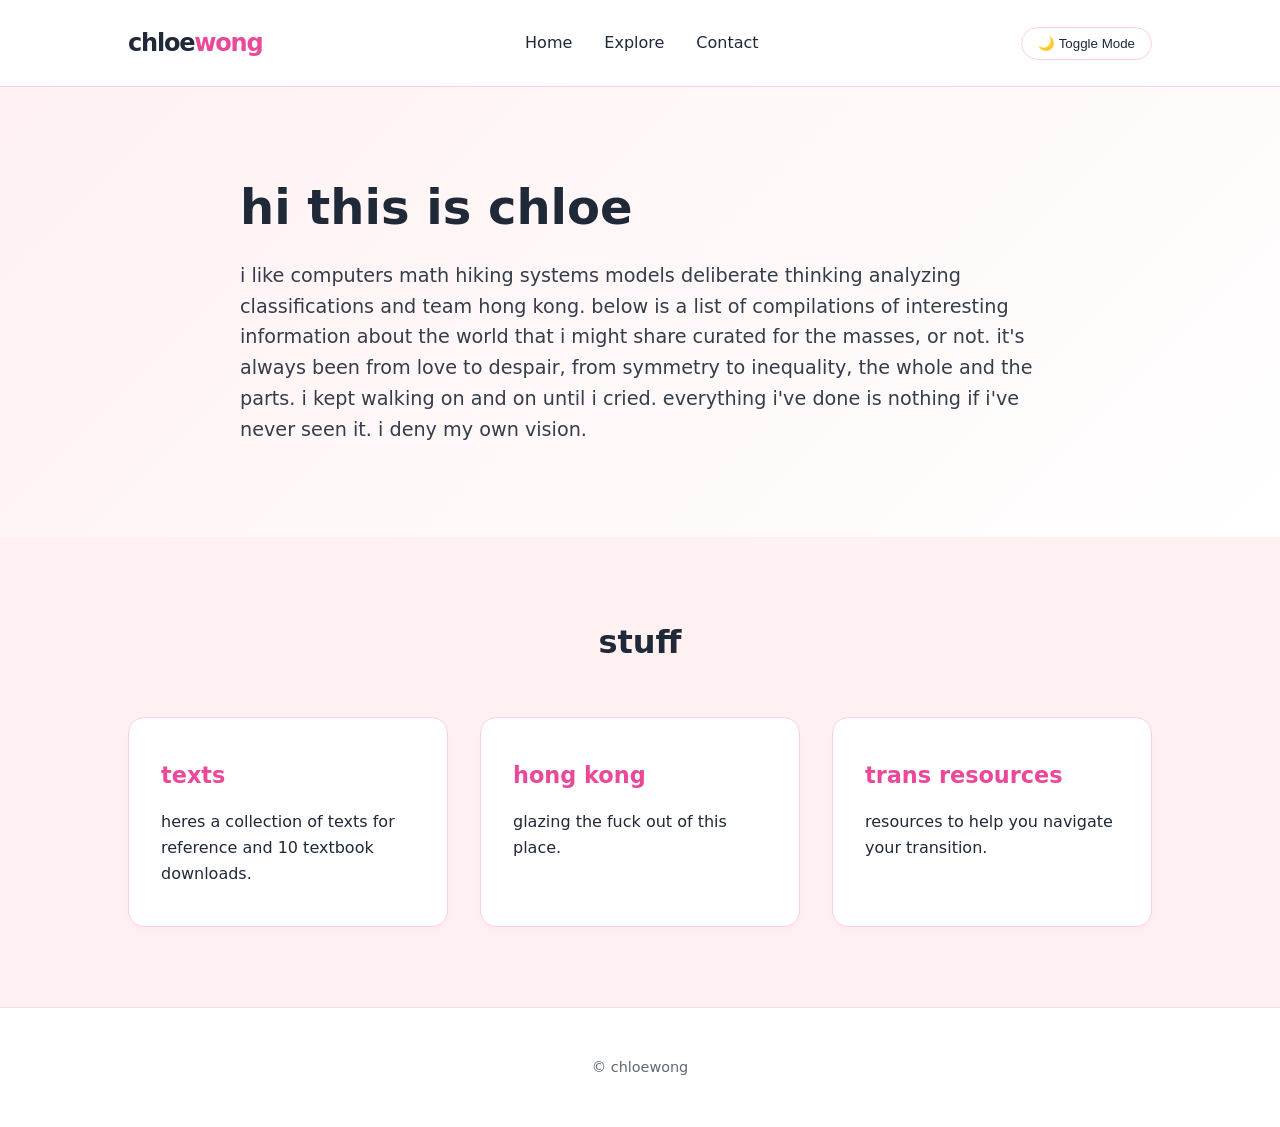
<file: index.html>
<!DOCTYPE html>
<html lang="en">
<head>
    <meta charset="UTF-8">
    <meta name="viewport" content="width=device-width, initial-scale=1.0">
    <title>Chloe's Space</title>
    <link rel="stylesheet" href="styles.css">
</head>
<body>

    <!-- Navigation Bar -->
    <header class="navbar">
        <div class="logo">chloe<span>wong</span></div>
        <nav>
            <ul class="nav-links">
                <li><a href="#hero">Home</a></li>
                <li><a href="#features">Explore</a></li>
                <li><a href="contact.html">Contact</a></li>
            </ul>
        </nav>
        <button id="theme-toggle" class="btn-toggle">🌙 Toggle Mode</button>
    </header>

    <!-- Hero Section -->
    <section id="hero" class="hero-section">
        <div class="hero-content">
            <h1>hi this is chloe</h1>
            <p>i like computers math hiking systems models deliberate thinking analyzing classifications and team hong kong. 
                below is a list of compilations of interesting information about the world that i might share curated for the masses, or not.
                it's always been from love to despair, from symmetry to inequality, the whole and the parts. i kept walking on and on until i cried.
                everything i've done is nothing if i've never seen it. i deny my own vision.
            </p>
        </div>
    </section>

    <!-- Features / Explore Section -->
    <section id="features" class="features-section">
        <h2>stuff</h2>
        <div class="grid">
            <!-- Texts Card -->
            <a href="texts.html" class="card-link">
                <div class="card">
                    <h3>texts</h3>
                    <p>heres a collection of texts for reference and 10 textbook downloads.</p>
                </div>
            </a>
            
            <!-- Hong Kong Card -->
            <a href="hongkong.html" class="card-link">
                <div class="card">
                    <h3>hong kong</h3>
                    <p>glazing the fuck out of this place.</p>
                </div>
            </a>
            
            <!-- Trans Resources Card -->
            <a href="trans.html" class="card-link">
                <div class="card">
                    <h3>trans resources</h3>
                    <p>resources to help you navigate your transition.
                    </p>
                </div>
            </a>
        </div>
    </section>

    <!-- Footer -->
    <footer class="footer">
        <p>&copy; chloewong</p>
    </footer>

    <script src="script.js"></script>
</body>
</html>
</file>
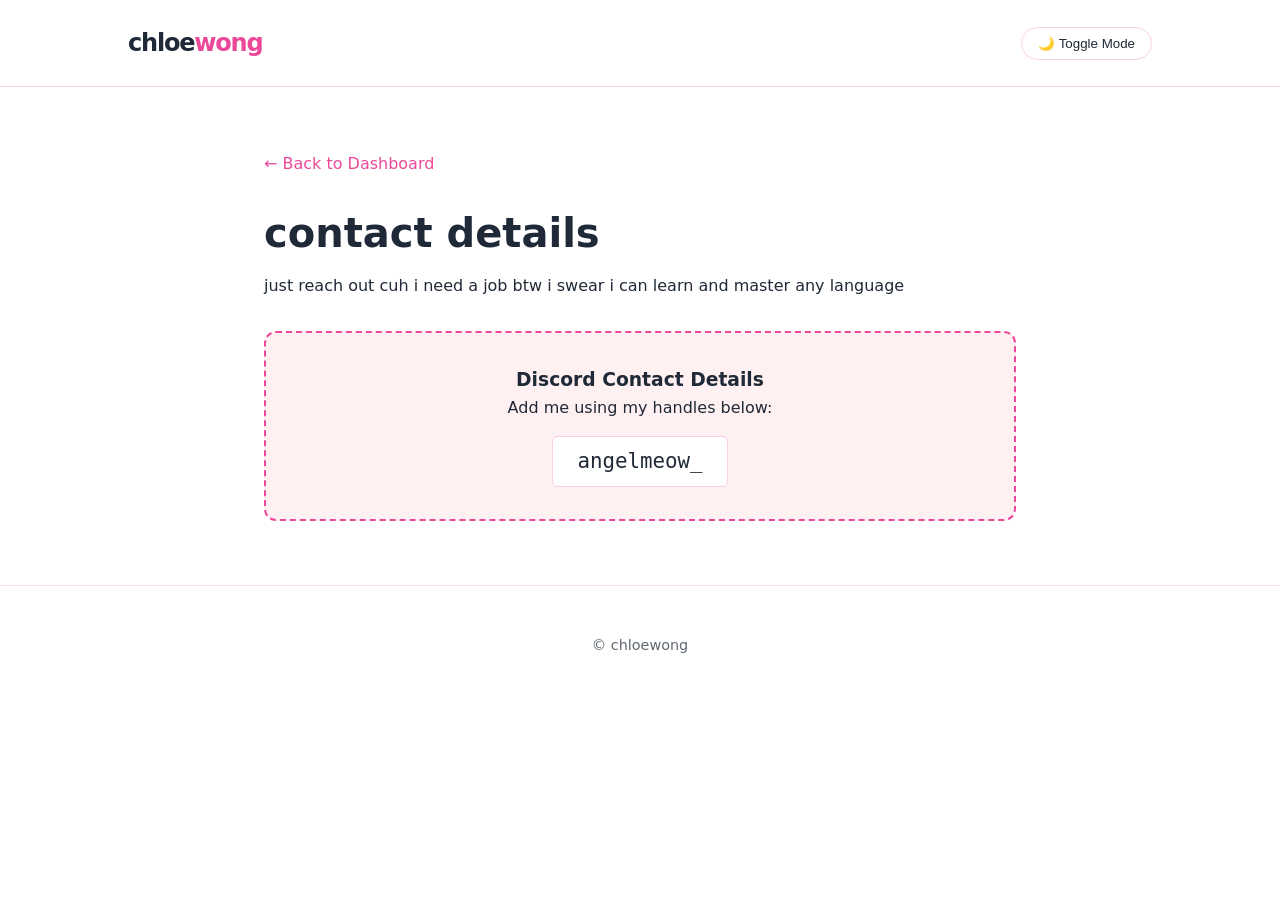
<file: contact.html>
<!DOCTYPE html>
<html lang="en">
<head>
    <meta charset="UTF-8">
    <meta name="viewport" content="width=device-width, initial-scale=1.0">
    <title>Contact Chloe</title>
    <link rel="stylesheet" href="styles.css">
</head>
<body>
    <header class="navbar">
        <div class="logo">chloe<span>wong</span></div>
        <button id="theme-toggle" class="btn-toggle">🌙 Toggle Mode</button>
    </header>

    <main class="blog-container">
        <a href="index.html" class="back-home">← Back to Dashboard</a>
        
        <article class="blog-post">
            <h1>contact details</h1>
            <p>just reach out cuh i need a job btw i swear i can learn and master any language</p>
            
            <div class="discord-box">
                <h3>Discord Contact Details</h3>
                <p>Add me using my handles below:</p>
                <div class="discord-tag">angelmeow_</div>
            </div>
        </article>
    </main>

    <footer class="footer">
        <p>&copy; chloewong</p>
    </footer>

    <script src="script.js"></script>
</body>
</html>
</file>
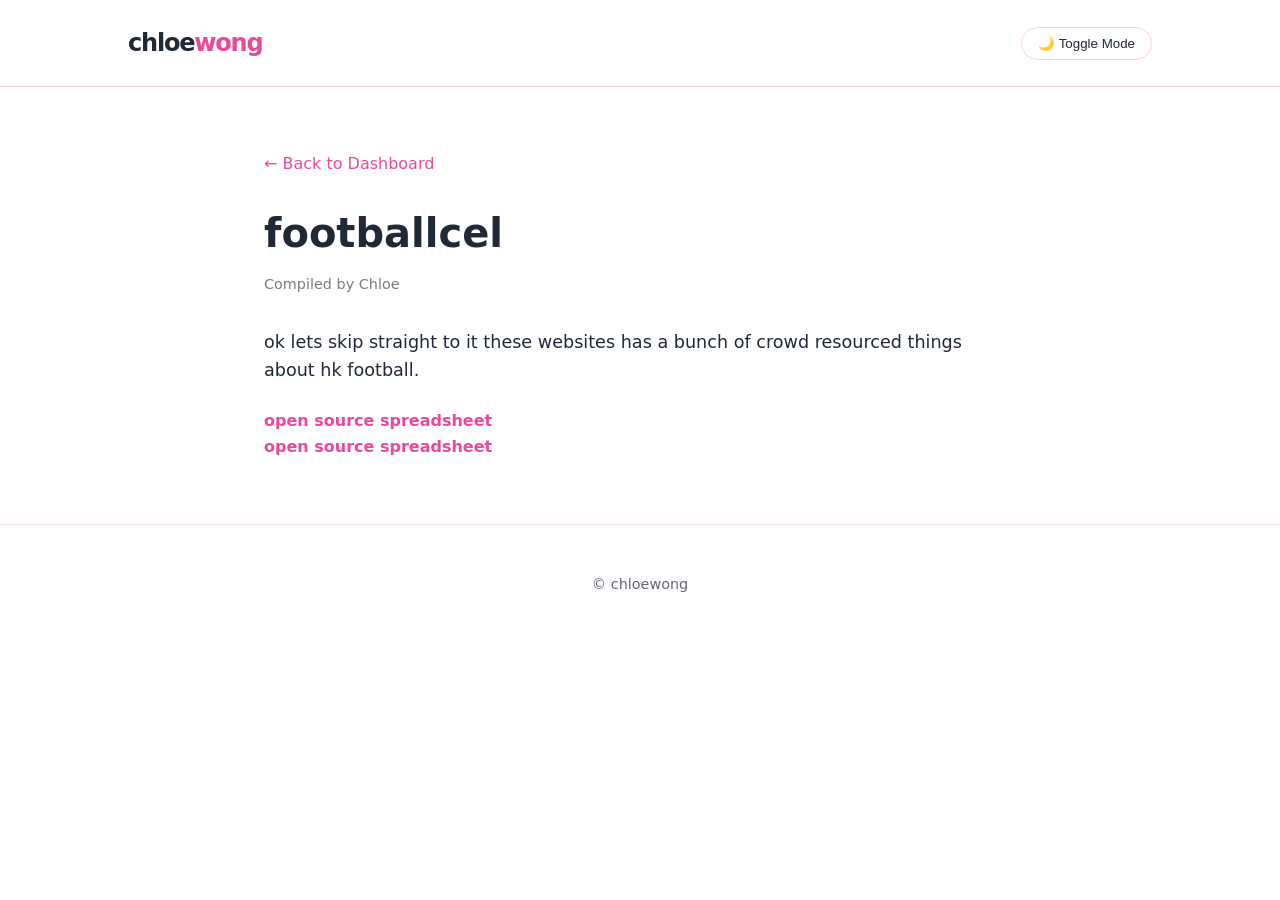
<file: hongkong.html>
<!DOCTYPE html>
<html lang="en">
<head>
    <meta charset="UTF-8">
    <meta name="viewport" content="width=device-width, initial-scale=1.0">
    <title>Hong Kong Analysis</title>
    <link rel="stylesheet" href="styles.css">
</head>
<body>
    <header class="navbar">
        <div class="logo">chloe<span>wong</span></div>
        <button id="theme-toggle" class="btn-toggle">🌙 Toggle Mode</button>
    </header>

    <main class="blog-container">
        <a href="index.html" class="back-home">← Back to Dashboard</a>
        
        <article class="blog-post">
            <h1>footballcel</h1>
            <p class="blog-meta">Compiled by Chloe</p>
            
            <div class="blog-content">
                <p> ok lets skip straight to it these websites has a bunch of crowd resourced things about hk football.
                <ul class="resource-list">
                <a href="https://docs.google.com/spreadsheets/d/1hMC5qLN6m2vd26aMSXmDuirUsL2zqTd3HtWgls8Q7aE/edit?pli=1&gid=429443472#gid=429443472" target="_blank" rel="noopener noreferrer">open source spreadsheet</a>
                </ul>
                   <ul class="resource-list">
                <a href=" https://docs.google.com/spreadsheets/d/1VwtU-chcRi2xa4w9LtG120YBKl4tKUIhbkGub664wLw/edit?gid=275741532#gid=275741532" target="_blank" rel="noopener noreferrer">open source spreadsheet </a> 
                </ul>
                               

                </p>
            </div>
        </article>
    </main>

    <footer class="footer">
        <p>&copy; chloewong</p>
    </footer>

    <script src="script.js"></script>
</body>
</html>
</file>
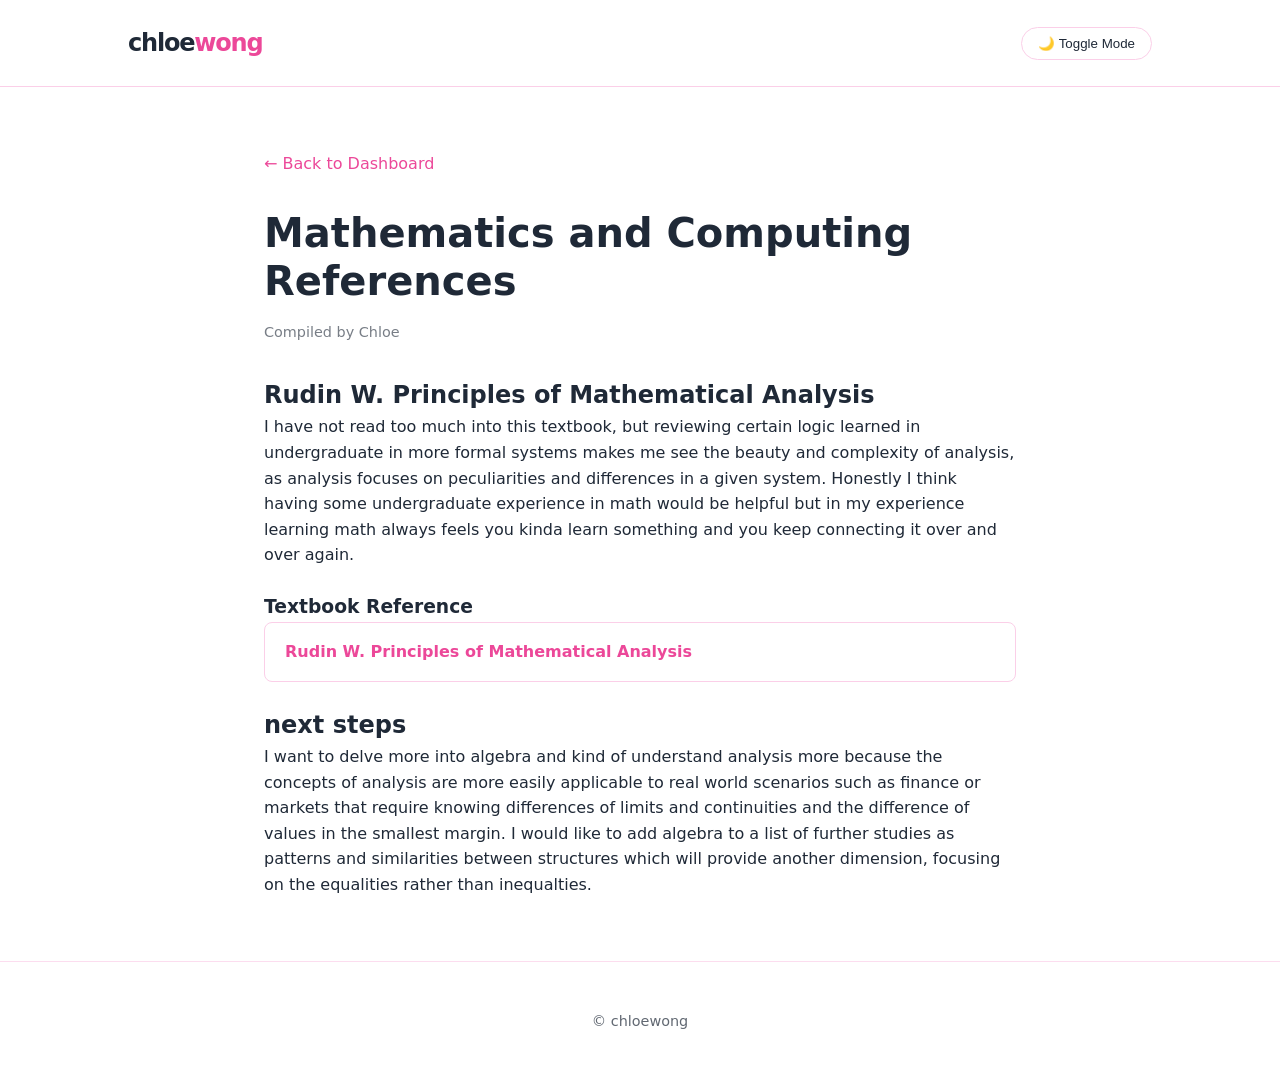
<file: texts.html>
<!DOCTYPE html>
<html lang="en">
<head>
    <meta charset="UTF-8">
    <meta name="viewport" content="width=device-width, initial-scale=1.0">
    <title>Texts & Reference Library</title>
    <link rel="stylesheet" href="styles.css">
</head>
<body>
    <header class="navbar">
        <div class="logo">chloe<span>wong</span></div>
        <button id="theme-toggle" class="btn-toggle">🌙 Toggle Mode</button>
    </header>

    <main class="blog-container">
        <a href="index.html" class="back-home">← Back to Dashboard</a>
        
        <article class="blog-post">
            <h1>Mathematics and Computing References</h1>
            <p class="blog-meta">Compiled by Chloe</p>
            
            <div class="blog-content">
                <p>
                    <h2>Rudin W. Principles of Mathematical Analysis </h2>
                    I have not read too much into this textbook, but reviewing certain logic learned in undergraduate in more formal systems makes me see the beauty and 
                    complexity of analysis, as analysis focuses on peculiarities and differences in a given system. Honestly I think having some undergraduate experience in math would
                    be helpful but in my experience learning math always feels you kinda learn something and you keep connecting it over and over again. 
                </p>
            
                
                <h3>Textbook Reference</h3>
                                   <ul class="resource-list">
                <li><a href="Rudin W. Principles of Mathematical Analysis 3ed.pdf" target="_blank" rel="noopener noreferrer">Rudin W. Principles of Mathematical Analysis </a></li> 
                </ul>
            </div>

            <div class="blog-content">
                <p>
                    <h2>next steps </h2>
                    I want to delve more into algebra and kind of understand analysis more because the concepts of analysis are more easily applicable to real world scenarios 
                    such as finance or markets that require knowing differences of limits and continuities and the difference of values in the smallest margin. I would like to add algebra
                    to a list of further studies as patterns and similarities between structures which will provide another dimension, focusing on the equalities rather than inequalties.
                </p>
            
            
                </ul>
            </div>
        </article>

        

        
    </main>

    <footer class="footer">
        <p>&copy; chloewong</p>
    </footer>

    <script src="script.js"></script>
</body>
</html>
</file>
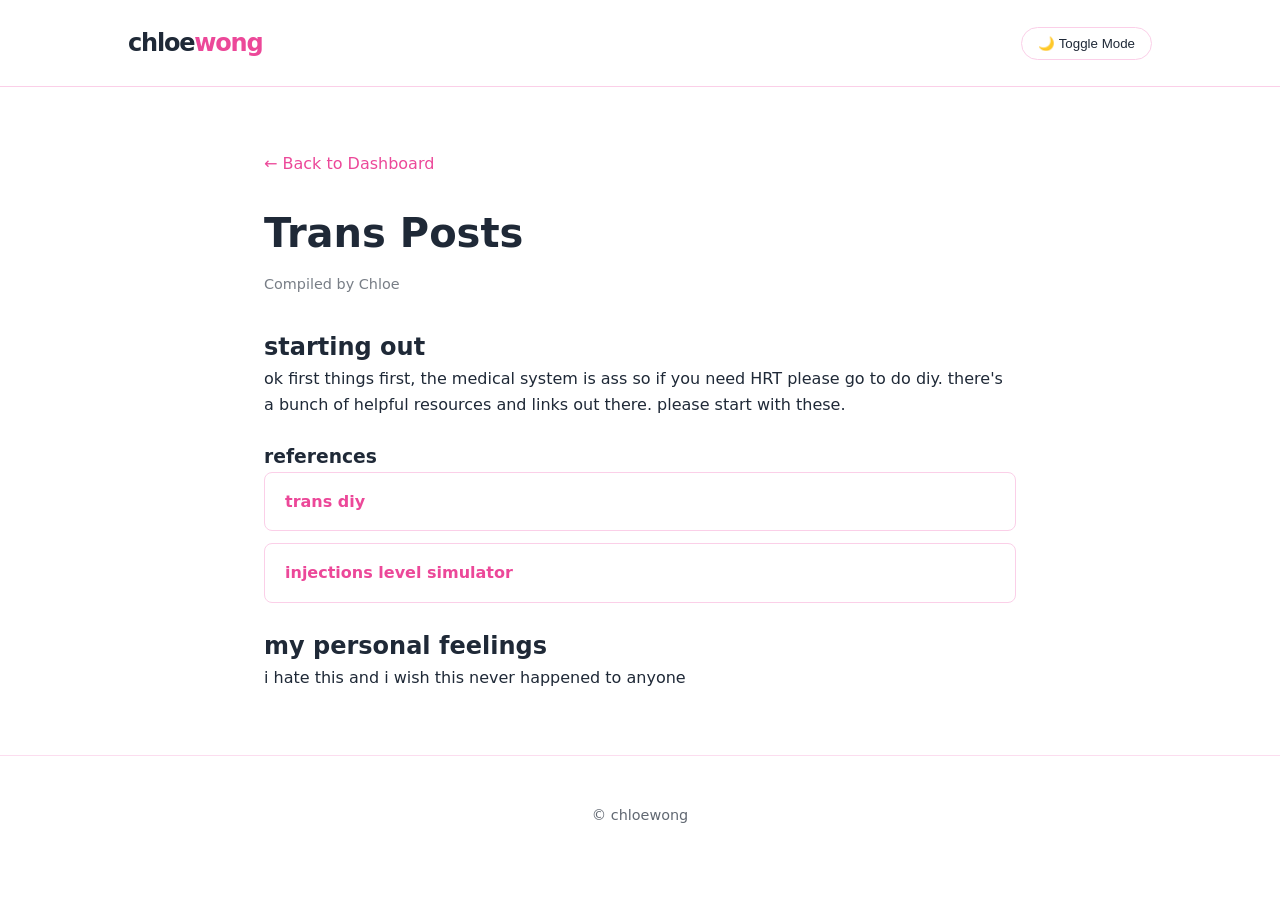
<file: trans.html>
<!DOCTYPE html>
<html lang="en">
<head>
    <meta charset="UTF-8">
    <meta name="viewport" content="width=device-width, initial-scale=1.0">
    <title>Trans References</title>
    <link rel="stylesheet" href="styles.css">
</head>
<body>
    <header class="navbar">
        <div class="logo">chloe<span>wong</span></div>
        <button id="theme-toggle" class="btn-toggle">🌙 Toggle Mode</button>
    </header>

    <main class="blog-container">
        <a href="index.html" class="back-home">← Back to Dashboard</a>
        
        <article class="blog-post">
            <h1>Trans Posts</h1>
            <p class="blog-meta">Compiled by Chloe</p>
            
            <div class="blog-content">
                <p>
                    <h2>starting out </h2>
                    ok first things first, the medical system is ass so if you need HRT please go to do diy. there's a bunch of helpful resources and links out there. please start with these.

                </p>
            
                
                <h3>references</h3>
            <ul class="resource-list">
                <li><a href="https://diyhrt.info/" target="_blank" rel="noopener noreferrer">trans diy</a></li>
                <li><a href="https://estrannai.se/" target="_blank" rel="noopener noreferrer">injections level simulator</a></li>
                </ul>

            <div class="blog-content">
                <p>
                    <h2>my personal feelings </h2>
                    i hate this and i wish this never happened to anyone
                </p>
            
            
                </ul>
            </div>
        </article>

        

        
    </main>

    <footer class="footer">
        <p>&copy; chloewong</p>
    </footer>

    <script src="script.js"></script>
</body>
</html>
</file>
<file: styles.css>
/* Custom variables for Pink theme management */
:root {
    --bg-primary: #ffffff;
    --bg-secondary: #fff1f2; /* Light soft pink tint */
    --text-color: #1f2937;
    --accent-color: #ec4899; /* Vibrant Pink */
    --accent-hover: #db2777;
    --card-bg: #ffffff;
    --border-color: #fbcfe8; /* Soft pink border */
}

[data-theme="dark"] {
    --bg-primary: #1c0510; /* Very dark magenta/pink black */
    --bg-secondary: #2d0b1e;
    --text-color: #fce7f3;
    --accent-color: #f43f5e; /* Rose highlight */
    --accent-hover: #fb7185;
    --card-bg: #2d0b1e;
    --border-color: #4c1d37;
}

/* Global resets */
* {
    margin: 0;
    padding: 0;
    box-sizing: border-box;
}

html {
    scroll-behavior: smooth;
    font-family: system-ui, -apple-system, sans-serif;
}

body {
    background-color: var(--bg-primary);
    color: var(--text-color);
    transition: background-color 0.3s, color 0.3s;
    line-height: 1.6;
}

/* Navbar */
.navbar {
    display: flex;
    justify-content: space-between;
    align-items: center;
    padding: 1.5rem 10%;
    background-color: var(--bg-primary);
    border-bottom: 1px solid var(--border-color);
    position: sticky;
    top: 0;
    z-index: 100;
}

.logo {
    font-size: 1.5rem;
    font-weight: 700;
    letter-spacing: -0.05em;
}

.logo span {
    color: var(--accent-color);
}

.nav-links {
    display: flex;
    list-style: none;
    gap: 2rem;
}

.nav-links a {
    text-decoration: none;
    color: var(--text-color);
    font-weight: 500;
    transition: color 0.2s;
}

.nav-links a:hover {
    color: var(--accent-color);
}

.btn-toggle {
    background: none;
    border: 1px solid var(--border-color);
    padding: 0.5rem 1rem;
    border-radius: 20px;
    color: var(--text-color);
    cursor: pointer;
    font-weight: 500;
}

/* Hero Section */
.hero-section {
    display: flex;
    align-items: center;
    justify-content: center;
    min-height: 50vh;
    background: linear-gradient(135deg, var(--bg-secondary) 0%, var(--bg-primary) 100%);
    padding: 4rem 10%;
}

.hero-content {
    max-width: 800px;
}

.hero-content h1 {
    font-size: 3rem;
    margin-bottom: 1.5rem;
    line-height: 1.2;
}

.hero-content p {
    font-size: 1.2rem;
    opacity: 0.9;
}

/* Features/Grid Layout */
.features-section {
    padding: 5rem 10%;
    background-color: var(--bg-secondary);
}

.features-section h2 {
    text-align: center;
    margin-bottom: 3rem;
    font-size: 2rem;
}

.grid {
    display: grid;
    grid-template-columns: repeat(auto-fit, minmax(280px, 1fr));
    gap: 2rem;
}

.card-link {
    text-decoration: none;
    color: inherit;
}

.card {
    background-color: var(--card-bg);
    padding: 2.5rem 2rem;
    border-radius: 16px;
    border: 1px solid var(--border-color);
    box-shadow: 0 4px 6px -1px rgba(236, 72, 153, 0.05);
    transition: transform 0.2s, box-shadow 0.2s;
    height: 100%;
}

.card:hover {
    transform: translateY(-4px);
    box-shadow: 0 10px 15px -3px rgba(236, 72, 153, 0.1);
    border-color: var(--accent-color);
}

.card h3 {
    margin-bottom: 1rem;
    color: var(--accent-color);
    font-size: 1.4rem;
}

/* Blog layouts & Generic Subpage Classes */
.blog-container {
    max-width: 800px;
    margin: 4rem auto;
    padding: 0 1.5rem;
}

.back-home {
    display: inline-block;
    margin-bottom: 2rem;
    color: var(--accent-color);
    text-decoration: none;
    font-weight: 500;
}

.back-home:hover {
    text-decoration: underline;
}

.blog-post h1 {
    font-size: 2.5rem;
    margin-bottom: 1rem;
    line-height: 1.2;
}

.blog-meta {
    font-size: 0.9rem;
    opacity: 0.6;
    margin-bottom: 2rem;
}

.blog-content p {
    margin-bottom: 1.5rem;
    font-size: 1.1rem;
}

/* Clean Resource List */
ul.resource-list {
  list-style: none;
  padding: 0;
  margin: 2.5rem 0;
  display: flex;
  flex-direction: column;
  gap: 12px;
}

ul.resource-list li {
  padding: 16px 20px;
  background-color: var(--card-bg);
  border: 1px solid var(--border-color);
  border-radius: 8px;
  transition: transform 0.2s ease, box-shadow 0.2s ease, border-color 0.2s ease;
}

ul.resource-list li:hover {
  transform: translateY(-2px);
  box-shadow: 0 4px 12px rgba(236, 72, 153, 0.1);
  border-color: var(--accent-color);
}

.resource-list a {
  color: var(--accent-color);
  font-weight: 600;
  text-decoration: none;
}

.resource-list a:hover {
  text-decoration: underline;
}

/* Discord Contact styling */
.discord-box {
    background-color: var(--bg-secondary);
    border: 2px dashed var(--accent-color);
    padding: 2rem;
    border-radius: 12px;
    margin-top: 2rem;
    text-align: center;
}

ul.resource-list li:hover { transform: translateY(-2px); box-shadow: 0 4px 12px rgba(0, 0, 0, 0.05); border-color: #cbd5e1; }
ul.resource-list {
  list-style: none; /* This removes the dots */
  padding: 0;       /* Removes default browser indentation */
  margin: 0;        /* Removes default browser spacing */
}


.discord-tag {
    display: inline-block;
    background-color: var(--card-bg);
    padding: 0.5rem 1.5rem;
    font-family: monospace;
    font-size: 1.3rem;
    border-radius: 6px;
    margin-top: 1rem;
    border: 1px solid var(--border-color);
}

/* Footer */
.footer {
    text-align: center;
    padding: 3rem;
    border-top: 1px solid var(--border-color);
    font-size: 0.9rem;
    opacity: 0.7;
}

@media (max-width: 768px) {
    .navbar {
        flex-direction: column;
        gap: 1rem;
        padding: 1rem;
    }
    .hero-content h1 {
        font-size: 2.2rem;
    }
}
</file>
